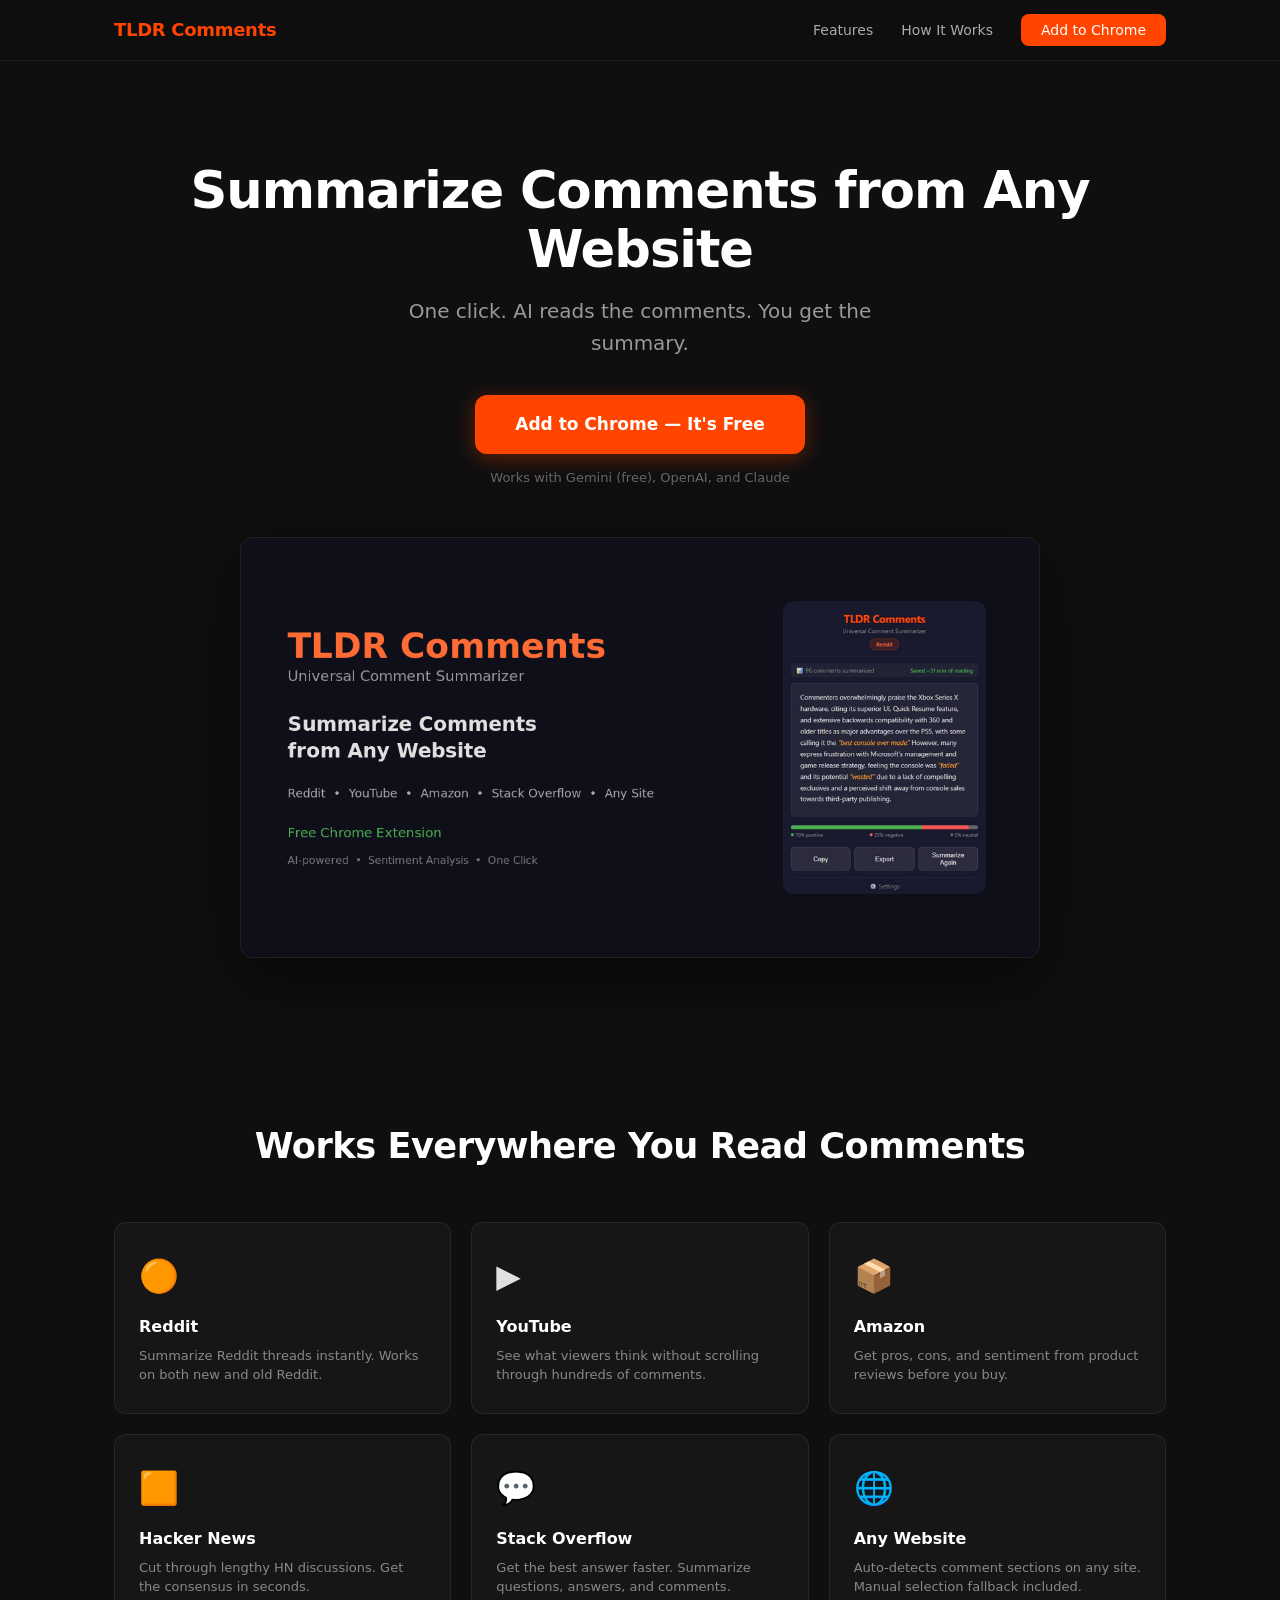
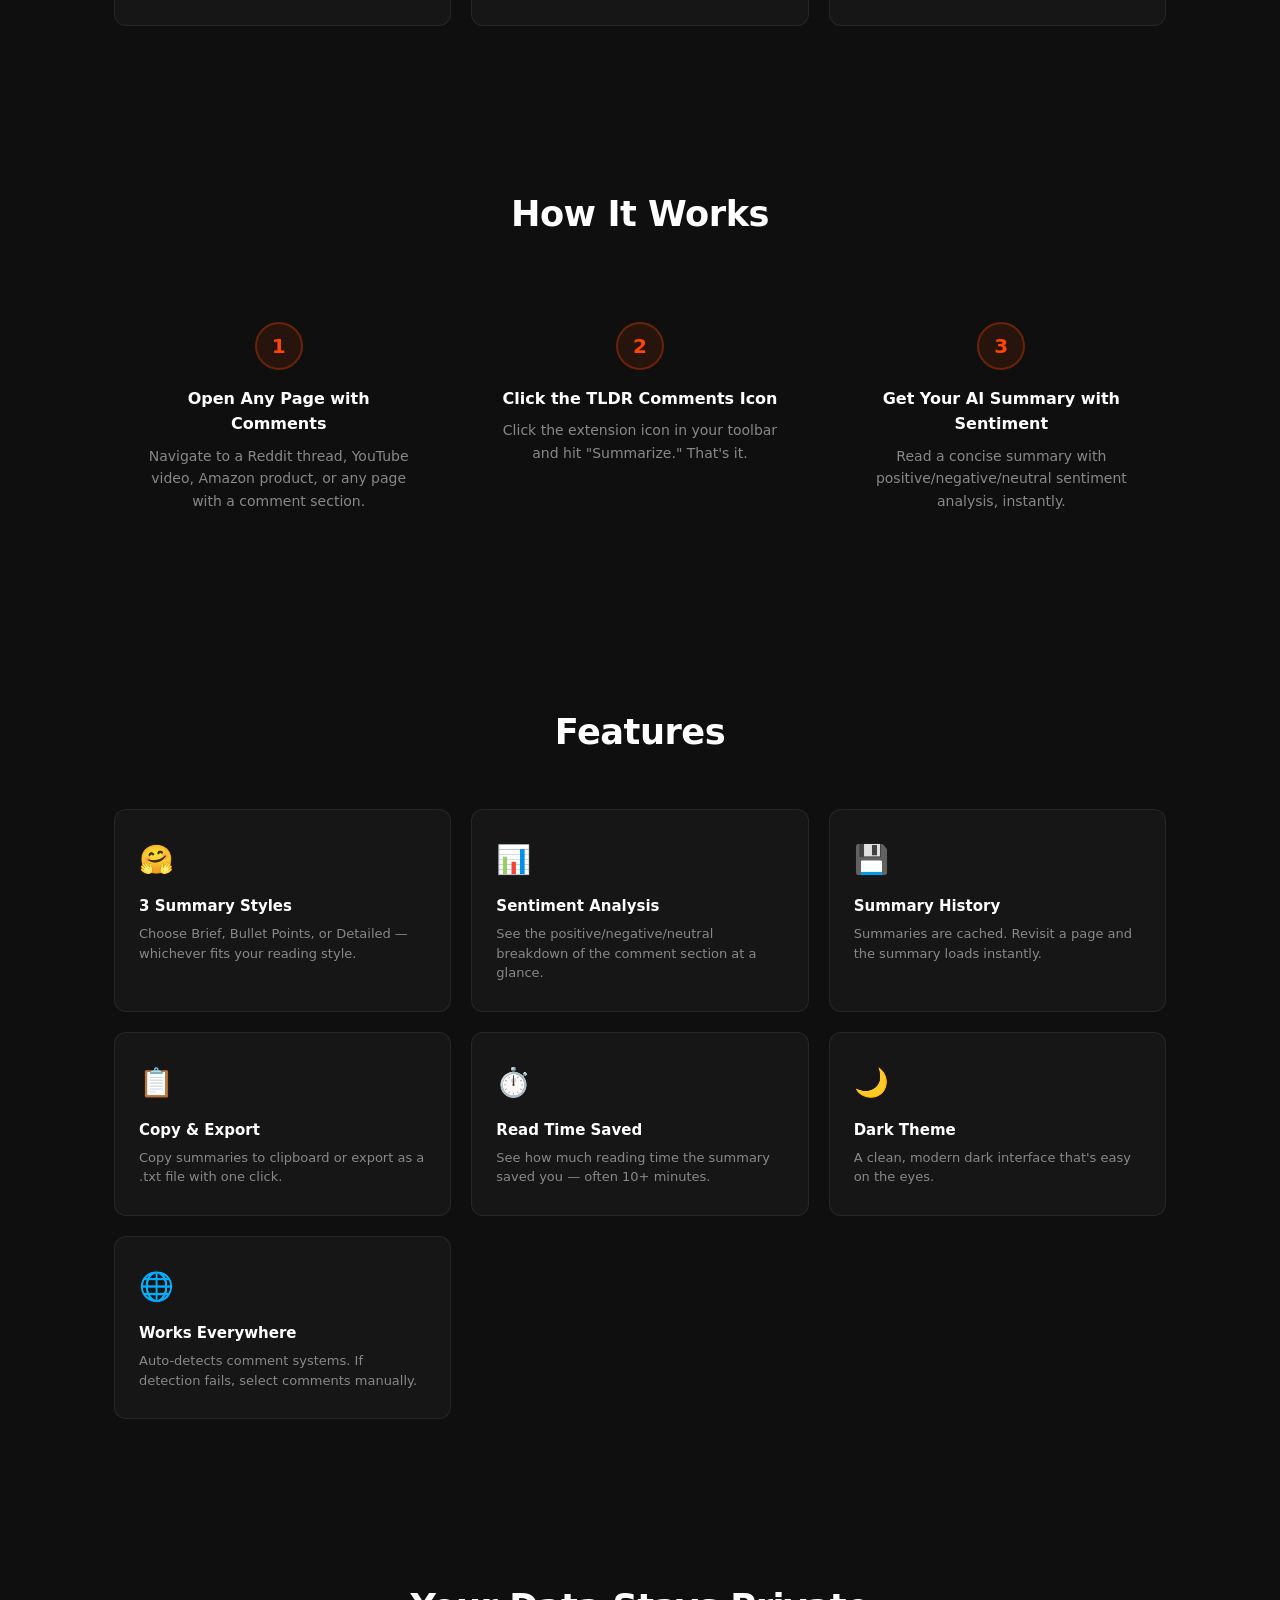
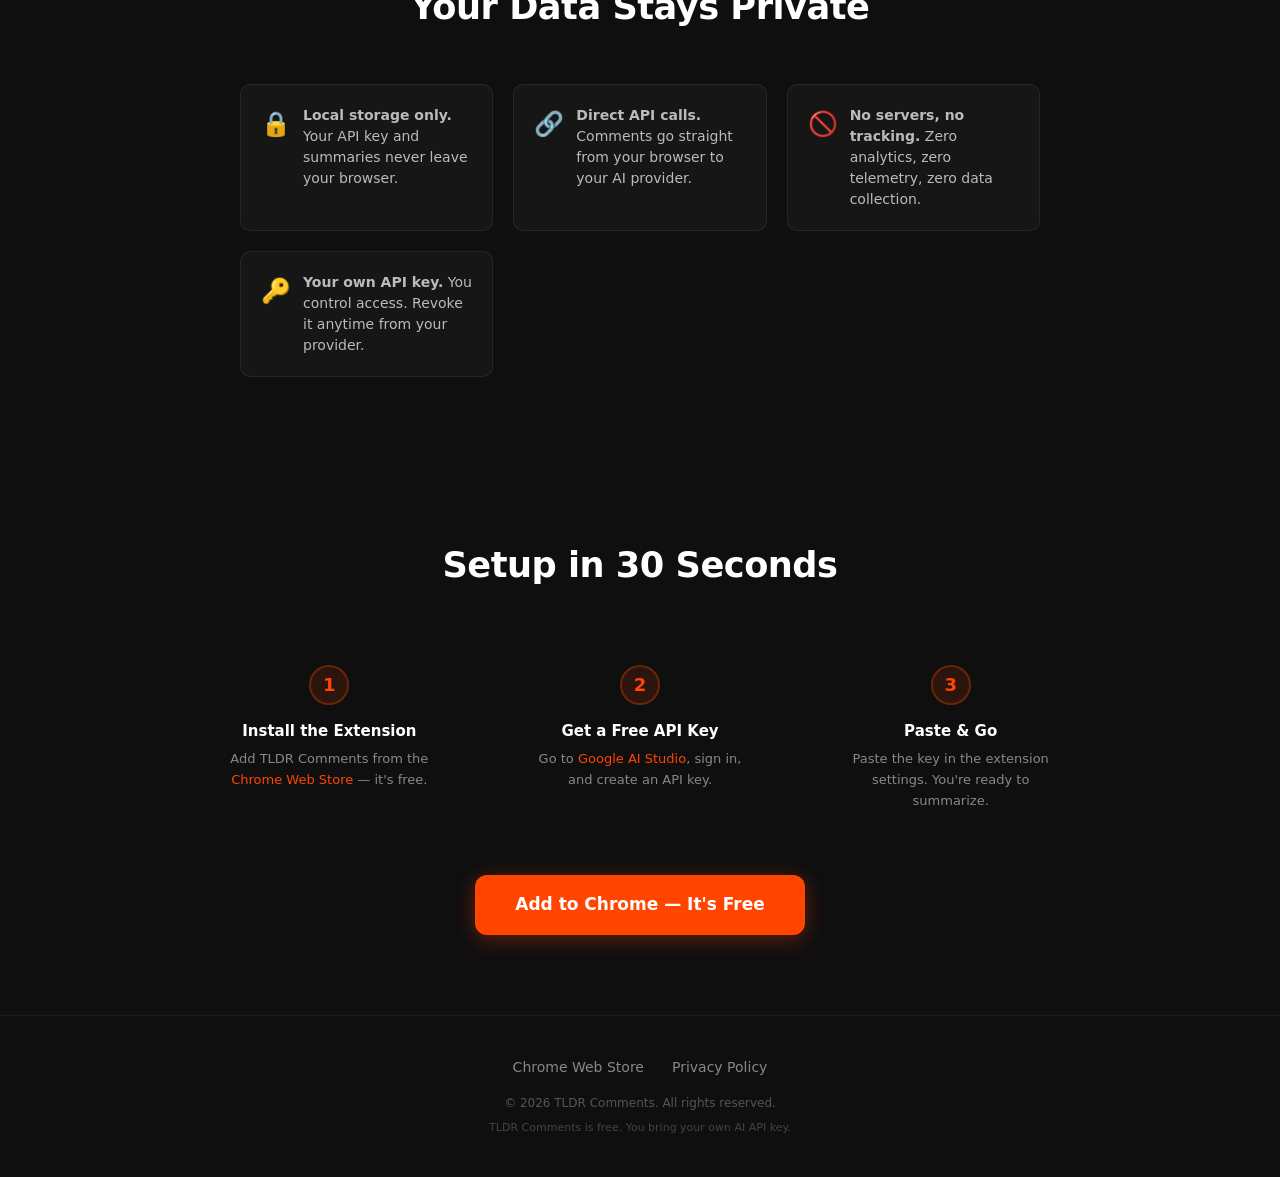
<file: index.html>
<!DOCTYPE html>
<html lang="en">
<head>
  <meta charset="UTF-8">
  <meta name="viewport" content="width=device-width, initial-scale=1.0">
  <title>TLDR Comments &mdash; Summarize Comments from Any Website | Free Chrome Extension</title>
  <meta name="description" content="Summarize comments on Reddit, YouTube, Amazon, Hacker News &amp; more with one click. Free AI-powered Chrome extension with sentiment analysis.">
  <meta name="keywords" content="summarize comments, comment summarizer, summarize reddit comments, summarize youtube comments, summarize amazon reviews, AI comment summary, chrome extension, TLDR comments">
  <link rel="canonical" href="https://shivangchauhan7.github.io/tldr-comments-site/">

  <!-- Open Graph -->
  <meta property="og:title" content="TLDR Comments &mdash; Summarize Comments from Any Website">
  <meta property="og:description" content="One click. AI reads the comments. You get the summary. Free Chrome extension.">
  <meta property="og:type" content="website">
  <meta property="og:url" content="https://shivangchauhan7.github.io/tldr-comments-site/">
  <meta property="og:image" content="https://shivangchauhan7.github.io/tldr-comments-site/images/og-preview.png">

  <!-- Twitter -->
  <meta name="twitter:card" content="summary_large_image">
  <meta name="twitter:title" content="TLDR Comments &mdash; Summarize Comments from Any Website">
  <meta name="twitter:description" content="One click. AI reads the comments. You get the summary. Free Chrome extension.">
  <meta name="twitter:image" content="https://shivangchauhan7.github.io/tldr-comments-site/images/og-preview.png">

  <!-- Schema.org structured data -->
  <script type="application/ld+json">
  {
    "@context": "https://schema.org",
    "@type": "SoftwareApplication",
    "name": "TLDR Comments",
    "operatingSystem": "Chrome",
    "applicationCategory": "BrowserExtension",
    "applicationSubCategory": "Productivity",
    "offers": {
      "@type": "Offer",
      "price": "0",
      "priceCurrency": "USD"
    },
    "description": "Summarize comments from any website &mdash; Reddit, YouTube, Amazon, Hacker News &amp; more. AI-powered comment &amp; review summaries in one click.",
    "url": "https://shivangchauhan7.github.io/tldr-comments-site/",
    "downloadUrl": "https://chromewebstore.google.com/detail/ikfcoefdjljflpjddcknmijljhjjolee",
    "screenshot": "https://shivangchauhan7.github.io/tldr-comments-site/images/screenshot-hero.png",
    "featureList": "AI comment summaries, Sentiment analysis, Reddit comments, YouTube comments, Amazon reviews, Hacker News, Stack Overflow, Summary history, Dark theme",
    "softwareVersion": "2.0.0"
  }
  </script>

  <link rel="stylesheet" href="style.css">
</head>
<body>

  <!-- Navigation -->
  <nav class="nav" role="navigation" aria-label="Main navigation">
    <div class="container">
      <a href="index.html" class="nav-logo">TLDR Comments</a>
      <ul class="nav-links">
        <li><a href="#features">Features</a></li>
        <li><a href="#how-it-works">How It Works</a></li>
        <li><a href="https://chromewebstore.google.com/detail/ikfcoefdjljflpjddcknmijljhjjolee" target="_blank" rel="noopener" class="nav-cta">Add to Chrome</a></li>
      </ul>
    </div>
  </nav>

  <!-- Hero -->
  <section class="hero">
    <div class="container">
      <h1>Summarize Comments from Any Website</h1>
      <p class="subtitle">One click. AI reads the comments. You get the summary.</p>
      <a href="https://chromewebstore.google.com/detail/ikfcoefdjljflpjddcknmijljhjjolee" target="_blank" rel="noopener" class="btn-cta">Add to Chrome &mdash; It's Free</a>
      <p class="cta-note">Works with Gemini (free), OpenAI, and Claude</p>
      <img src="images/og-preview.png" alt="TLDR Comments extension summarizing comments on a website" class="hero-image" width="800" height="500" loading="lazy">
    </div>
  </section>

  <!-- Supported Sites -->
  <section id="sites">
    <div class="container">
      <h2 class="section-title">Works Everywhere You Read Comments</h2>
      <div class="sites-grid">
        <div class="site-card">
          <div class="icon">&#x1F7E0;</div>
          <h3>Reddit</h3>
          <p>Summarize Reddit threads instantly. Works on both new and old Reddit.</p>
        </div>
        <div class="site-card">
          <div class="icon">&#x25B6;&#xFE0F;</div>
          <h3>YouTube</h3>
          <p>See what viewers think without scrolling through hundreds of comments.</p>
        </div>
        <div class="site-card">
          <div class="icon">&#x1F4E6;</div>
          <h3>Amazon</h3>
          <p>Get pros, cons, and sentiment from product reviews before you buy.</p>
        </div>
        <div class="site-card">
          <div class="icon">&#x1F7E7;</div>
          <h3>Hacker News</h3>
          <p>Cut through lengthy HN discussions. Get the consensus in seconds.</p>
        </div>
        <div class="site-card">
          <div class="icon">&#x1F4AC;</div>
          <h3>Stack Overflow</h3>
          <p>Get the best answer faster. Summarize questions, answers, and comments.</p>
        </div>
        <div class="site-card">
          <div class="icon">&#x1F310;</div>
          <h3>Any Website</h3>
          <p>Auto-detects comment sections on any site. Manual selection fallback included.</p>
        </div>
      </div>
    </div>
  </section>

  <!-- How It Works -->
  <section id="how-it-works">
    <div class="container">
      <h2 class="section-title">How It Works</h2>
      <div class="steps">
        <div class="step">
          <div class="step-number">1</div>
          <h3>Open Any Page with Comments</h3>
          <p>Navigate to a Reddit thread, YouTube video, Amazon product, or any page with a comment section.</p>
        </div>
        <div class="step">
          <div class="step-number">2</div>
          <h3>Click the TLDR Comments Icon</h3>
          <p>Click the extension icon in your toolbar and hit &quot;Summarize.&quot; That's it.</p>
        </div>
        <div class="step">
          <div class="step-number">3</div>
          <h3>Get Your AI Summary with Sentiment</h3>
          <p>Read a concise summary with positive/negative/neutral sentiment analysis, instantly.</p>
        </div>
      </div>
    </div>
  </section>

  <!-- Features -->
  <section id="features">
    <div class="container">
      <h2 class="section-title">Features</h2>
      <div class="features-grid">
        <div class="feature-card">
          <div class="icon">&#x1F917;</div>
          <h3>3 Summary Styles</h3>
          <p>Choose Brief, Bullet Points, or Detailed &mdash; whichever fits your reading style.</p>
        </div>
        <div class="feature-card">
          <div class="icon">&#x1F4CA;</div>
          <h3>Sentiment Analysis</h3>
          <p>See the positive/negative/neutral breakdown of the comment section at a glance.</p>
        </div>
        <div class="feature-card">
          <div class="icon">&#x1F4BE;</div>
          <h3>Summary History</h3>
          <p>Summaries are cached. Revisit a page and the summary loads instantly.</p>
        </div>
        <div class="feature-card">
          <div class="icon">&#x1F4CB;</div>
          <h3>Copy &amp; Export</h3>
          <p>Copy summaries to clipboard or export as a .txt file with one click.</p>
        </div>
        <div class="feature-card">
          <div class="icon">&#x23F1;&#xFE0F;</div>
          <h3>Read Time Saved</h3>
          <p>See how much reading time the summary saved you &mdash; often 10+ minutes.</p>
        </div>
        <div class="feature-card">
          <div class="icon">&#x1F319;</div>
          <h3>Dark Theme</h3>
          <p>A clean, modern dark interface that's easy on the eyes.</p>
        </div>
        <div class="feature-card">
          <div class="icon">&#x1F310;</div>
          <h3>Works Everywhere</h3>
          <p>Auto-detects comment systems. If detection fails, select comments manually.</p>
        </div>
      </div>
    </div>
  </section>

  <!-- Privacy -->
  <section id="privacy">
    <div class="container">
      <h2 class="section-title">Your Data Stays Private</h2>
      <div class="privacy-points">
        <div class="privacy-point">
          <div class="icon">&#x1F512;</div>
          <p><strong>Local storage only.</strong> Your API key and summaries never leave your browser.</p>
        </div>
        <div class="privacy-point">
          <div class="icon">&#x1F517;</div>
          <p><strong>Direct API calls.</strong> Comments go straight from your browser to your AI provider.</p>
        </div>
        <div class="privacy-point">
          <div class="icon">&#x1F6AB;</div>
          <p><strong>No servers, no tracking.</strong> Zero analytics, zero telemetry, zero data collection.</p>
        </div>
        <div class="privacy-point">
          <div class="icon">&#x1F511;</div>
          <p><strong>Your own API key.</strong> You control access. Revoke it anytime from your provider.</p>
        </div>
      </div>
    </div>
  </section>

  <!-- Setup -->
  <section id="setup">
    <div class="container">
      <h2 class="section-title">Setup in 30 Seconds</h2>
      <div class="setup-steps">
        <div class="setup-step">
          <div class="step-num">1</div>
          <h3>Install the Extension</h3>
          <p>Add TLDR Comments from the <a href="https://chromewebstore.google.com/detail/ikfcoefdjljflpjddcknmijljhjjolee" target="_blank" rel="noopener">Chrome Web Store</a> &mdash; it's free.</p>
        </div>
        <div class="setup-step">
          <div class="step-num">2</div>
          <h3>Get a Free API Key</h3>
          <p>Go to <a href="https://ai.google.dev" target="_blank" rel="noopener">Google AI Studio</a>, sign in, and create an API key.</p>
        </div>
        <div class="setup-step">
          <div class="step-num">3</div>
          <h3>Paste &amp; Go</h3>
          <p>Paste the key in the extension settings. You're ready to summarize.</p>
        </div>
      </div>
      <div style="text-align: center; margin-top: 40px;">
        <a href="https://chromewebstore.google.com/detail/ikfcoefdjljflpjddcknmijljhjjolee" target="_blank" rel="noopener" class="btn-cta">Add to Chrome &mdash; It's Free</a>
      </div>
    </div>
  </section>

  <!-- Footer -->
  <footer class="footer">
    <div class="container">
      <div class="footer-links">
        <a href="https://chromewebstore.google.com/detail/ikfcoefdjljflpjddcknmijljhjjolee" target="_blank" rel="noopener">Chrome Web Store</a>
        <a href="privacy.html">Privacy Policy</a>
      </div>
      <p class="copyright">&copy; 2026 TLDR Comments. All rights reserved.</p>
      <p class="footer-note">TLDR Comments is free. You bring your own AI API key.</p>
    </div>
  </footer>

</body>
</html>
</file>
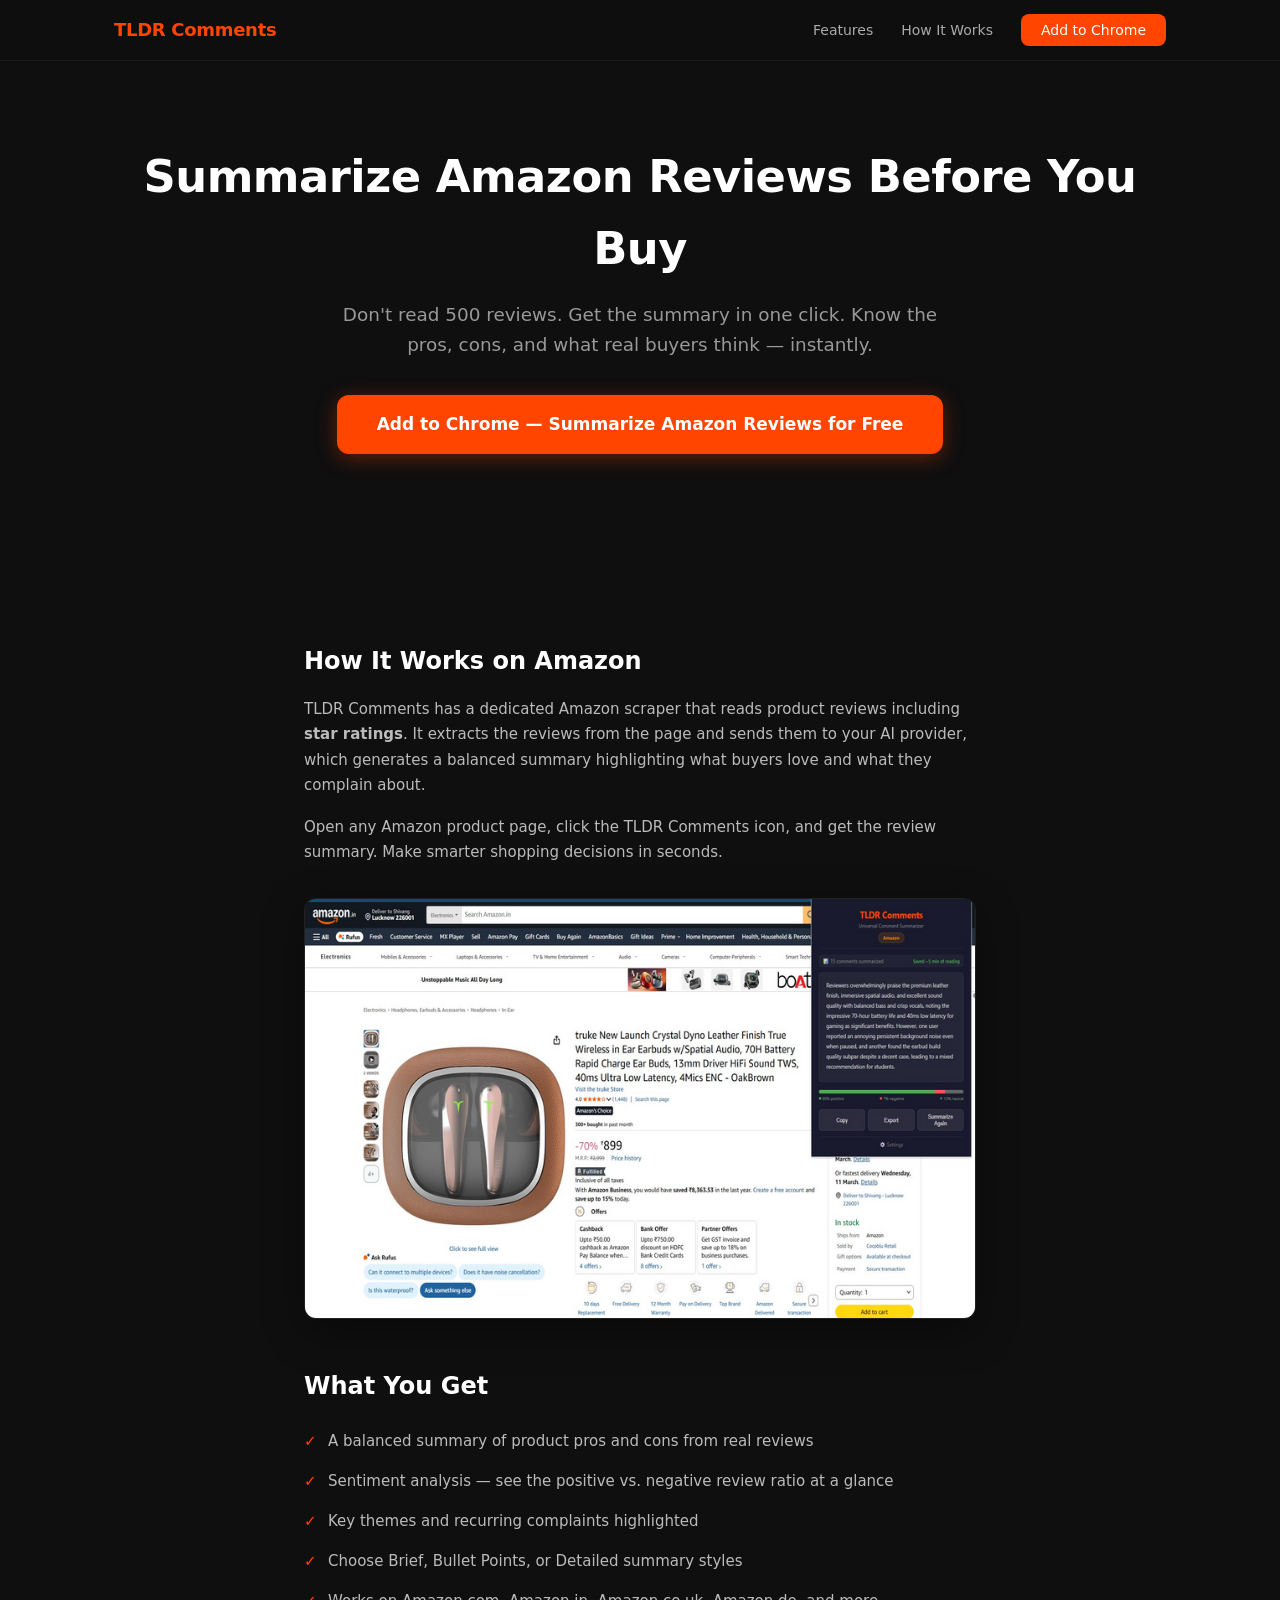
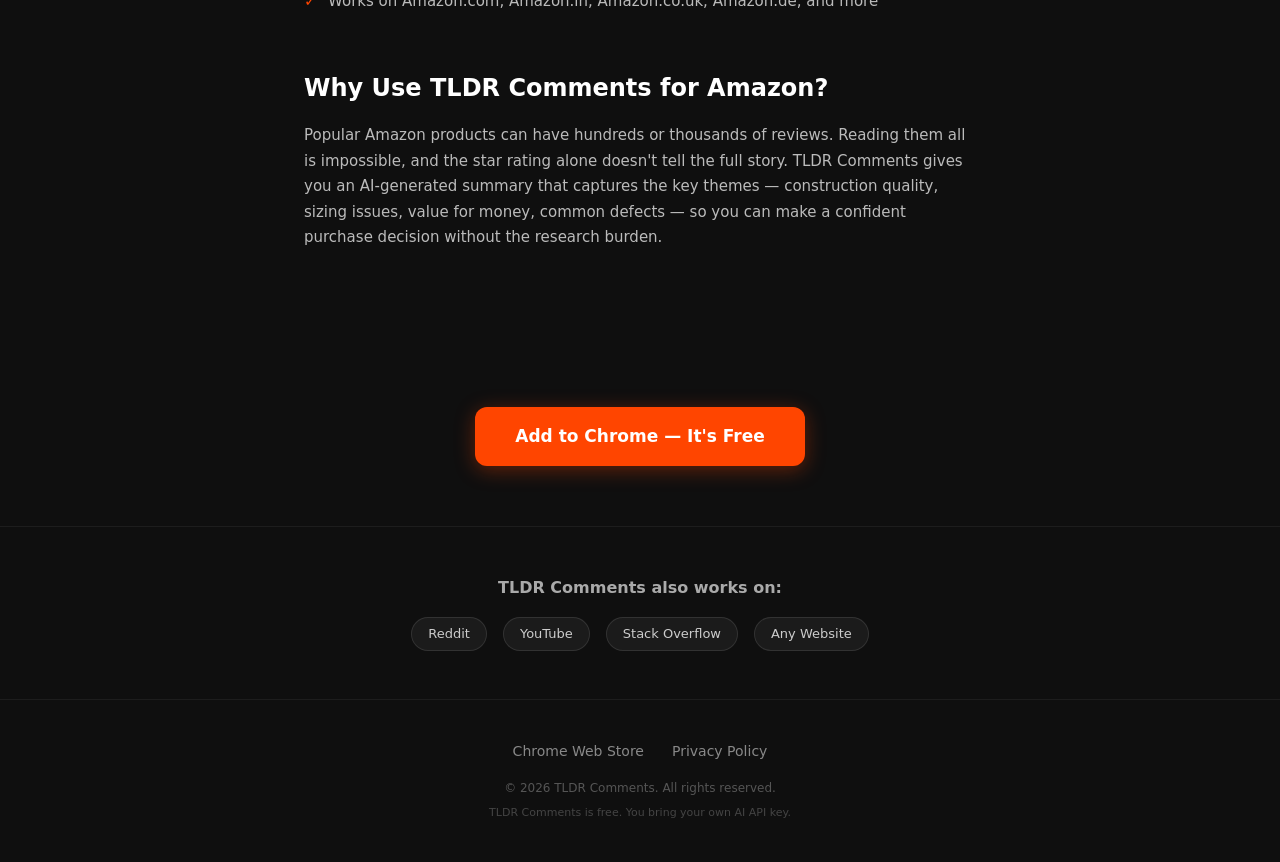
<file: amazon.html>
<!DOCTYPE html>
<html lang="en">
<head>
  <meta charset="UTF-8">
  <meta name="viewport" content="width=device-width, initial-scale=1.0">
  <title>Summarize Amazon Reviews &mdash; TLDR Comments Chrome Extension</title>
  <meta name="description" content="Summarize Amazon product reviews instantly with AI. Get pros, cons, and sentiment analysis before you buy. Free Chrome extension.">
  <link rel="canonical" href="https://shivangchauhan7.github.io/tldr-comments-site/amazon.html">

  <!-- Open Graph -->
  <meta property="og:title" content="Summarize Amazon Reviews &mdash; TLDR Comments">
  <meta property="og:description" content="Summarize Amazon product reviews instantly with AI. Get pros, cons, and sentiment analysis before you buy.">
  <meta property="og:type" content="website">
  <meta property="og:url" content="https://shivangchauhan7.github.io/tldr-comments-site/amazon.html">
  <meta property="og:image" content="https://shivangchauhan7.github.io/tldr-comments-site/images/og-preview.png">

  <!-- Twitter -->
  <meta name="twitter:card" content="summary_large_image">
  <meta name="twitter:title" content="Summarize Amazon Reviews &mdash; TLDR Comments">
  <meta name="twitter:description" content="Summarize Amazon product reviews instantly with AI. Get pros, cons, and sentiment analysis before you buy.">
  <meta name="twitter:image" content="https://shivangchauhan7.github.io/tldr-comments-site/images/og-preview.png">

  <link rel="stylesheet" href="style.css">
</head>
<body>

  <!-- Navigation -->
  <nav class="nav" role="navigation" aria-label="Main navigation">
    <div class="container">
      <a href="index.html" class="nav-logo">TLDR Comments</a>
      <ul class="nav-links">
        <li><a href="index.html#features">Features</a></li>
        <li><a href="index.html#how-it-works">How It Works</a></li>
        <li><a href="https://chromewebstore.google.com/detail/ikfcoefdjljflpjddcknmijljhjjolee" target="_blank" rel="noopener" class="nav-cta">Add to Chrome</a></li>
      </ul>
    </div>
  </nav>

  <!-- Hero -->
  <section class="platform-hero">
    <div class="container">
      <h1>Summarize Amazon Reviews Before You Buy</h1>
      <p class="lead">Don't read 500 reviews. Get the summary in one click. Know the pros, cons, and what real buyers think &mdash; instantly.</p>
      <a href="https://chromewebstore.google.com/detail/ikfcoefdjljflpjddcknmijljhjjolee" target="_blank" rel="noopener" class="btn-cta">Add to Chrome &mdash; Summarize Amazon Reviews for Free</a>
    </div>
  </section>

  <!-- Content -->
  <section>
    <div class="container platform-content">
      <h2>How It Works on Amazon</h2>
      <p>TLDR Comments has a dedicated Amazon scraper that reads product reviews including <strong>star ratings</strong>. It extracts the reviews from the page and sends them to your AI provider, which generates a balanced summary highlighting what buyers love and what they complain about.</p>
      <p>Open any Amazon product page, click the TLDR Comments icon, and get the review summary. Make smarter shopping decisions in seconds.</p>
      <img src="images/screenshot-amazon.png" alt="TLDR Comments summarizing Amazon product reviews" class="platform-screenshot" width="800" height="500" loading="lazy">

      <h2>What You Get</h2>
      <ul>
        <li>A balanced summary of product pros and cons from real reviews</li>
        <li>Sentiment analysis &mdash; see the positive vs. negative review ratio at a glance</li>
        <li>Key themes and recurring complaints highlighted</li>
        <li>Choose Brief, Bullet Points, or Detailed summary styles</li>
        <li>Works on Amazon.com, Amazon.in, Amazon.co.uk, Amazon.de, and more</li>
      </ul>

      <h2>Why Use TLDR Comments for Amazon?</h2>
      <p>Popular Amazon products can have hundreds or thousands of reviews. Reading them all is impossible, and the star rating alone doesn't tell the full story. TLDR Comments gives you an AI-generated summary that captures the key themes &mdash; construction quality, sizing issues, value for money, common defects &mdash; so you can make a confident purchase decision without the research burden.</p>
    </div>
  </section>

  <!-- CTA -->
  <section class="cta-section">
    <div class="container">
      <a href="https://chromewebstore.google.com/detail/ikfcoefdjljflpjddcknmijljhjjolee" target="_blank" rel="noopener" class="btn-cta">Add to Chrome &mdash; It's Free</a>
    </div>
  </section>

  <!-- Also Works On -->
  <section class="also-works">
    <div class="container">
      <h3>TLDR Comments also works on:</h3>
      <div class="also-works-links">
        <a href="reddit.html">Reddit</a>
        <a href="youtube.html">YouTube</a>
        <a href="index.html#sites">Stack Overflow</a>
        <a href="index.html#sites">Any Website</a>
      </div>
    </div>
  </section>

  <!-- Footer -->
  <footer class="footer">
    <div class="container">
      <div class="footer-links">
        <a href="https://chromewebstore.google.com/detail/ikfcoefdjljflpjddcknmijljhjjolee" target="_blank" rel="noopener">Chrome Web Store</a>
        <a href="privacy.html">Privacy Policy</a>
      </div>
      <p class="copyright">&copy; 2026 TLDR Comments. All rights reserved.</p>
      <p class="footer-note">TLDR Comments is free. You bring your own AI API key.</p>
    </div>
  </footer>

</body>
</html>
</file>
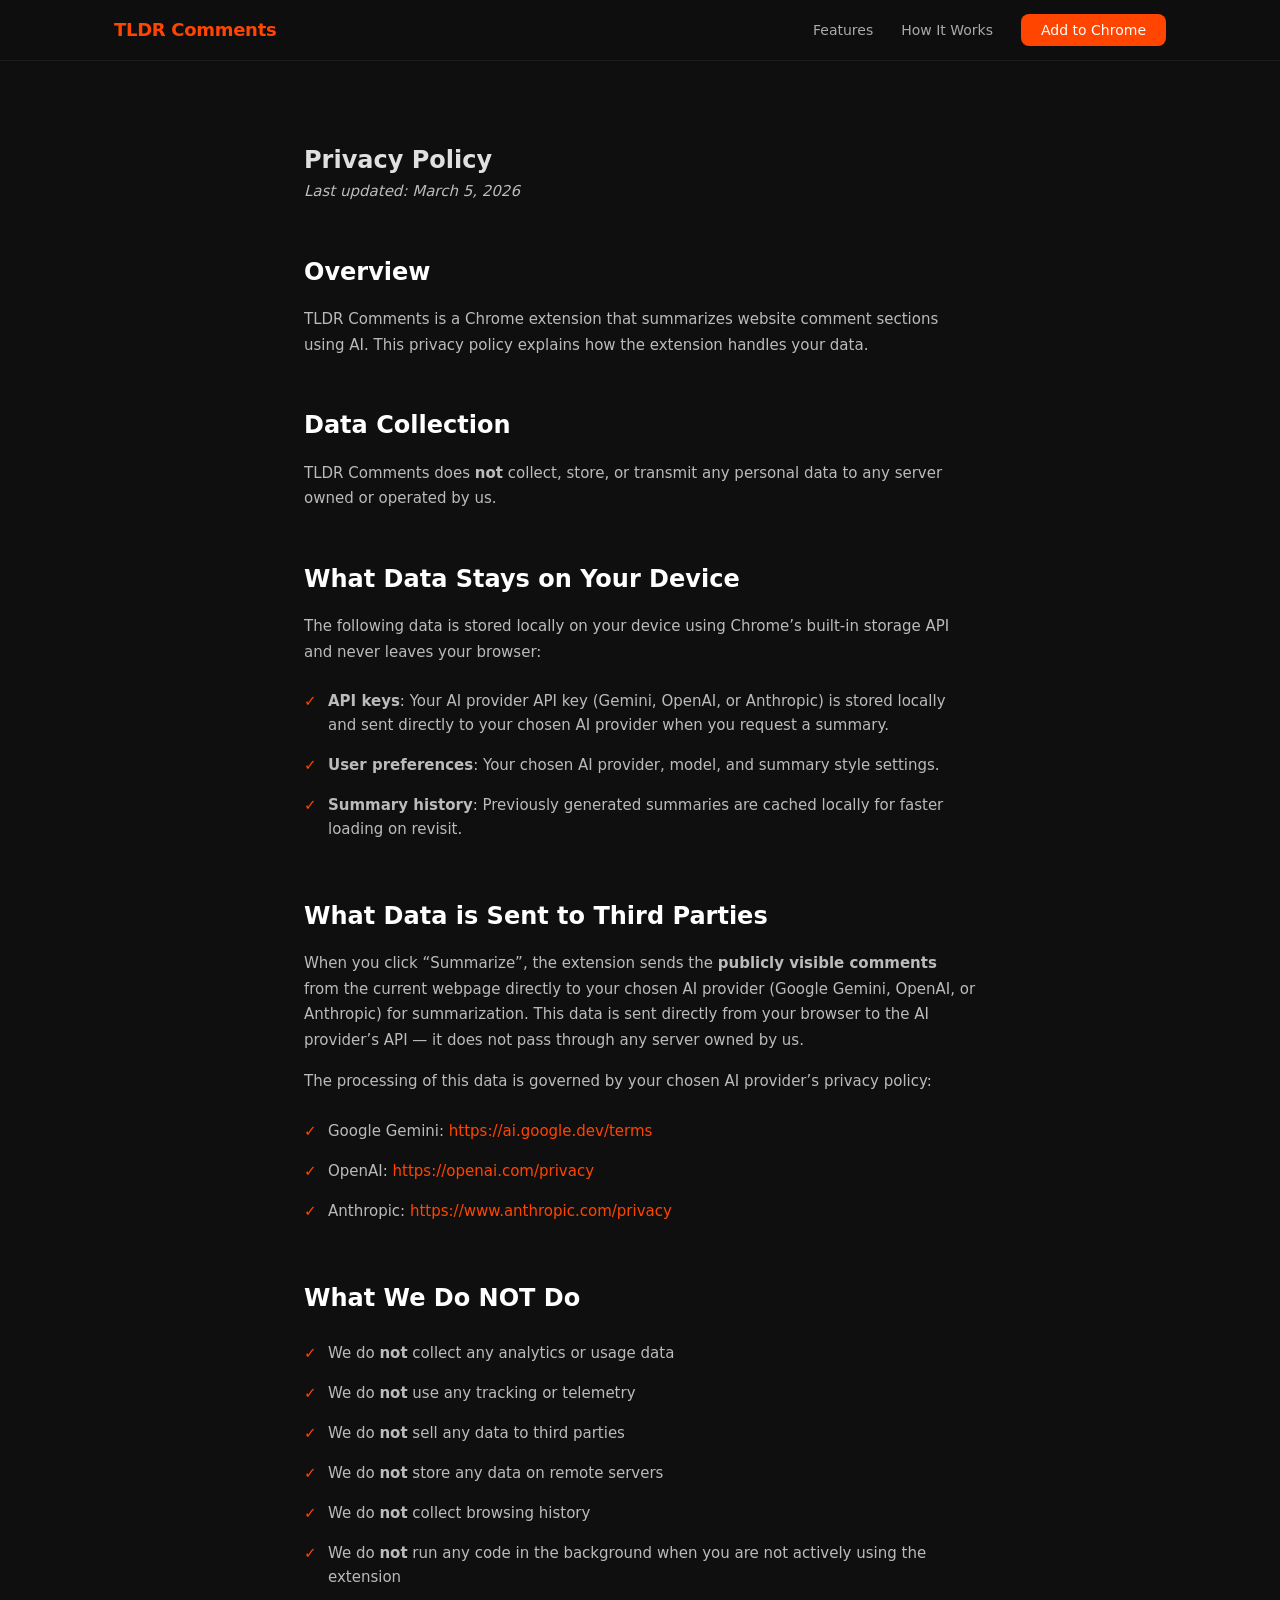
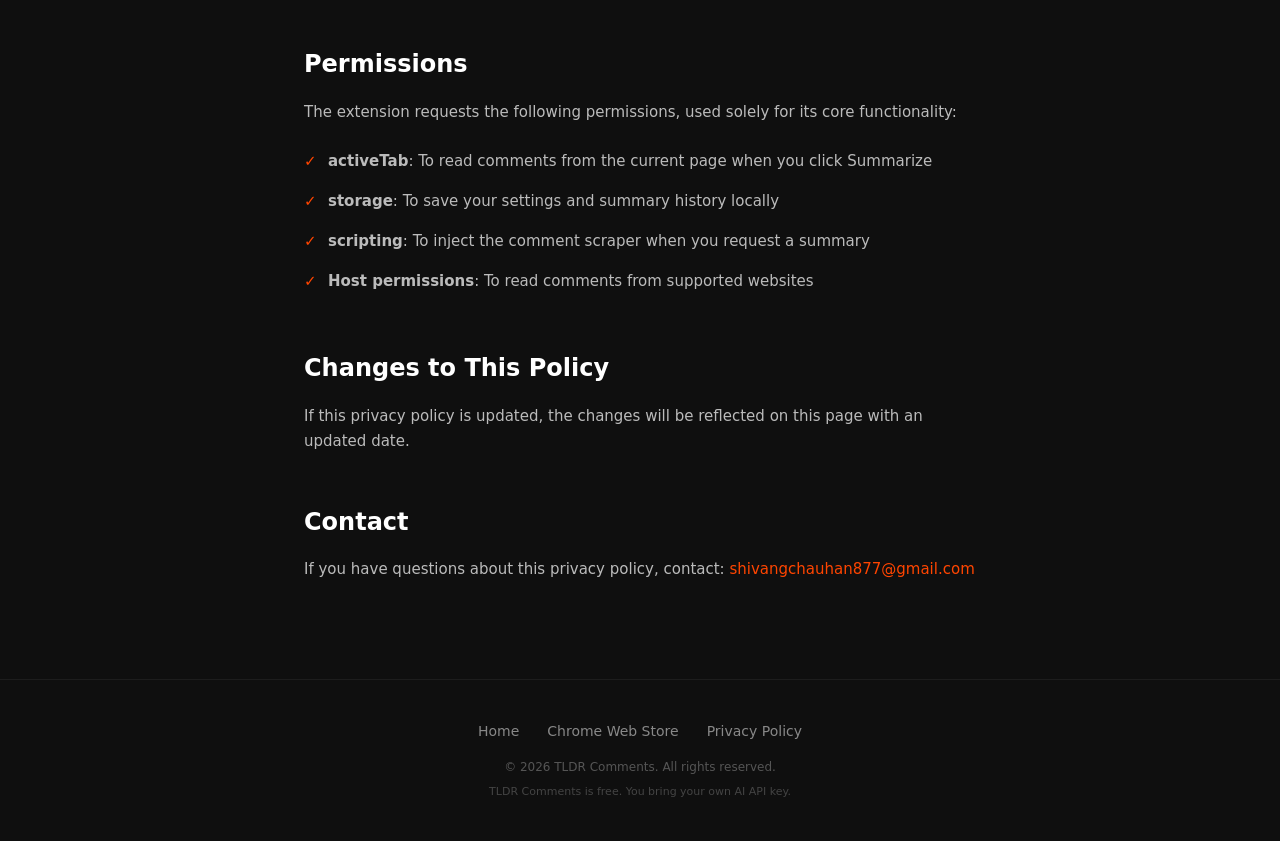
<file: privacy.html>
<!DOCTYPE html>
<html lang="en">
<head>
  <meta charset="UTF-8">
  <meta name="viewport" content="width=device-width, initial-scale=1.0">
  <title>Privacy Policy &mdash; TLDR Comments</title>
  <meta name="description" content="TLDR Comments privacy policy. Your data stays on your device. No tracking, no analytics, no third-party servers.">
  <link rel="canonical" href="https://shivangchauhan7.github.io/tldr-comments-site/privacy.html">

  <!-- Open Graph -->
  <meta property="og:title" content="Privacy Policy &mdash; TLDR Comments">
  <meta property="og:description" content="TLDR Comments privacy policy. Your data stays on your device. No tracking, no analytics, no third-party servers.">
  <meta property="og:type" content="website">
  <meta property="og:url" content="https://shivangchauhan7.github.io/tldr-comments-site/privacy.html">
  <meta property="og:image" content="https://shivangchauhan7.github.io/tldr-comments-site/images/og-preview.png">

  <!-- Twitter -->
  <meta name="twitter:card" content="summary_large_image">
  <meta name="twitter:title" content="Privacy Policy &mdash; TLDR Comments">
  <meta name="twitter:description" content="TLDR Comments privacy policy. Your data stays on your device. No tracking, no analytics, no third-party servers.">
  <meta name="twitter:image" content="https://shivangchauhan7.github.io/tldr-comments-site/images/og-preview.png">

  <link rel="stylesheet" href="style.css">
</head>
<body>

  <!-- Navigation -->
  <nav class="nav" role="navigation" aria-label="Main navigation">
    <div class="container">
      <a href="index.html" class="nav-logo">TLDR Comments</a>
      <ul class="nav-links">
        <li><a href="index.html#features">Features</a></li>
        <li><a href="index.html#how-it-works">How It Works</a></li>
        <li><a href="https://chromewebstore.google.com/detail/ikfcoefdjljflpjddcknmijljhjjolee" target="_blank" rel="noopener" class="nav-cta">Add to Chrome</a></li>
      </ul>
    </div>
  </nav>

  <!-- Privacy Policy Content -->
  <section>
    <div class="container platform-content">
      <h1>Privacy Policy</h1>
      <p><em>Last updated: March 5, 2026</em></p>

      <h2>Overview</h2>
      <p>TLDR Comments is a Chrome extension that summarizes website comment sections using AI. This privacy policy explains how the extension handles your data.</p>

      <h2>Data Collection</h2>
      <p>TLDR Comments does <strong>not</strong> collect, store, or transmit any personal data to any server owned or operated by us.</p>

      <h2>What Data Stays on Your Device</h2>
      <p>The following data is stored locally on your device using Chrome&rsquo;s built-in storage API and never leaves your browser:</p>
      <ul>
        <li><strong>API keys</strong>: Your AI provider API key (Gemini, OpenAI, or Anthropic) is stored locally and sent directly to your chosen AI provider when you request a summary.</li>
        <li><strong>User preferences</strong>: Your chosen AI provider, model, and summary style settings.</li>
        <li><strong>Summary history</strong>: Previously generated summaries are cached locally for faster loading on revisit.</li>
      </ul>

      <h2>What Data is Sent to Third Parties</h2>
      <p>When you click &ldquo;Summarize&rdquo;, the extension sends the <strong>publicly visible comments</strong> from the current webpage directly to your chosen AI provider (Google Gemini, OpenAI, or Anthropic) for summarization. This data is sent directly from your browser to the AI provider&rsquo;s API &mdash; it does not pass through any server owned by us.</p>
      <p>The processing of this data is governed by your chosen AI provider&rsquo;s privacy policy:</p>
      <ul>
        <li>Google Gemini: <a href="https://ai.google.dev/terms" target="_blank" rel="noopener">https://ai.google.dev/terms</a></li>
        <li>OpenAI: <a href="https://openai.com/privacy" target="_blank" rel="noopener">https://openai.com/privacy</a></li>
        <li>Anthropic: <a href="https://www.anthropic.com/privacy" target="_blank" rel="noopener">https://www.anthropic.com/privacy</a></li>
      </ul>

      <h2>What We Do NOT Do</h2>
      <ul>
        <li>We do <strong>not</strong> collect any analytics or usage data</li>
        <li>We do <strong>not</strong> use any tracking or telemetry</li>
        <li>We do <strong>not</strong> sell any data to third parties</li>
        <li>We do <strong>not</strong> store any data on remote servers</li>
        <li>We do <strong>not</strong> collect browsing history</li>
        <li>We do <strong>not</strong> run any code in the background when you are not actively using the extension</li>
      </ul>

      <h2>Permissions</h2>
      <p>The extension requests the following permissions, used solely for its core functionality:</p>
      <ul>
        <li><strong>activeTab</strong>: To read comments from the current page when you click Summarize</li>
        <li><strong>storage</strong>: To save your settings and summary history locally</li>
        <li><strong>scripting</strong>: To inject the comment scraper when you request a summary</li>
        <li><strong>Host permissions</strong>: To read comments from supported websites</li>
      </ul>

      <h2>Changes to This Policy</h2>
      <p>If this privacy policy is updated, the changes will be reflected on this page with an updated date.</p>

      <h2>Contact</h2>
      <p>If you have questions about this privacy policy, contact: <a href="mailto:shivangchauhan877@gmail.com">shivangchauhan877@gmail.com</a></p>
    </div>
  </section>

  <!-- Footer -->
  <footer class="footer">
    <div class="container">
      <div class="footer-links">
        <a href="index.html">Home</a>
        <a href="https://chromewebstore.google.com/detail/ikfcoefdjljflpjddcknmijljhjjolee" target="_blank" rel="noopener">Chrome Web Store</a>
        <a href="privacy.html">Privacy Policy</a>
      </div>
      <p class="copyright">&copy; 2026 TLDR Comments. All rights reserved.</p>
      <p class="footer-note">TLDR Comments is free. You bring your own AI API key.</p>
    </div>
  </footer>

</body>
</html>
</file>
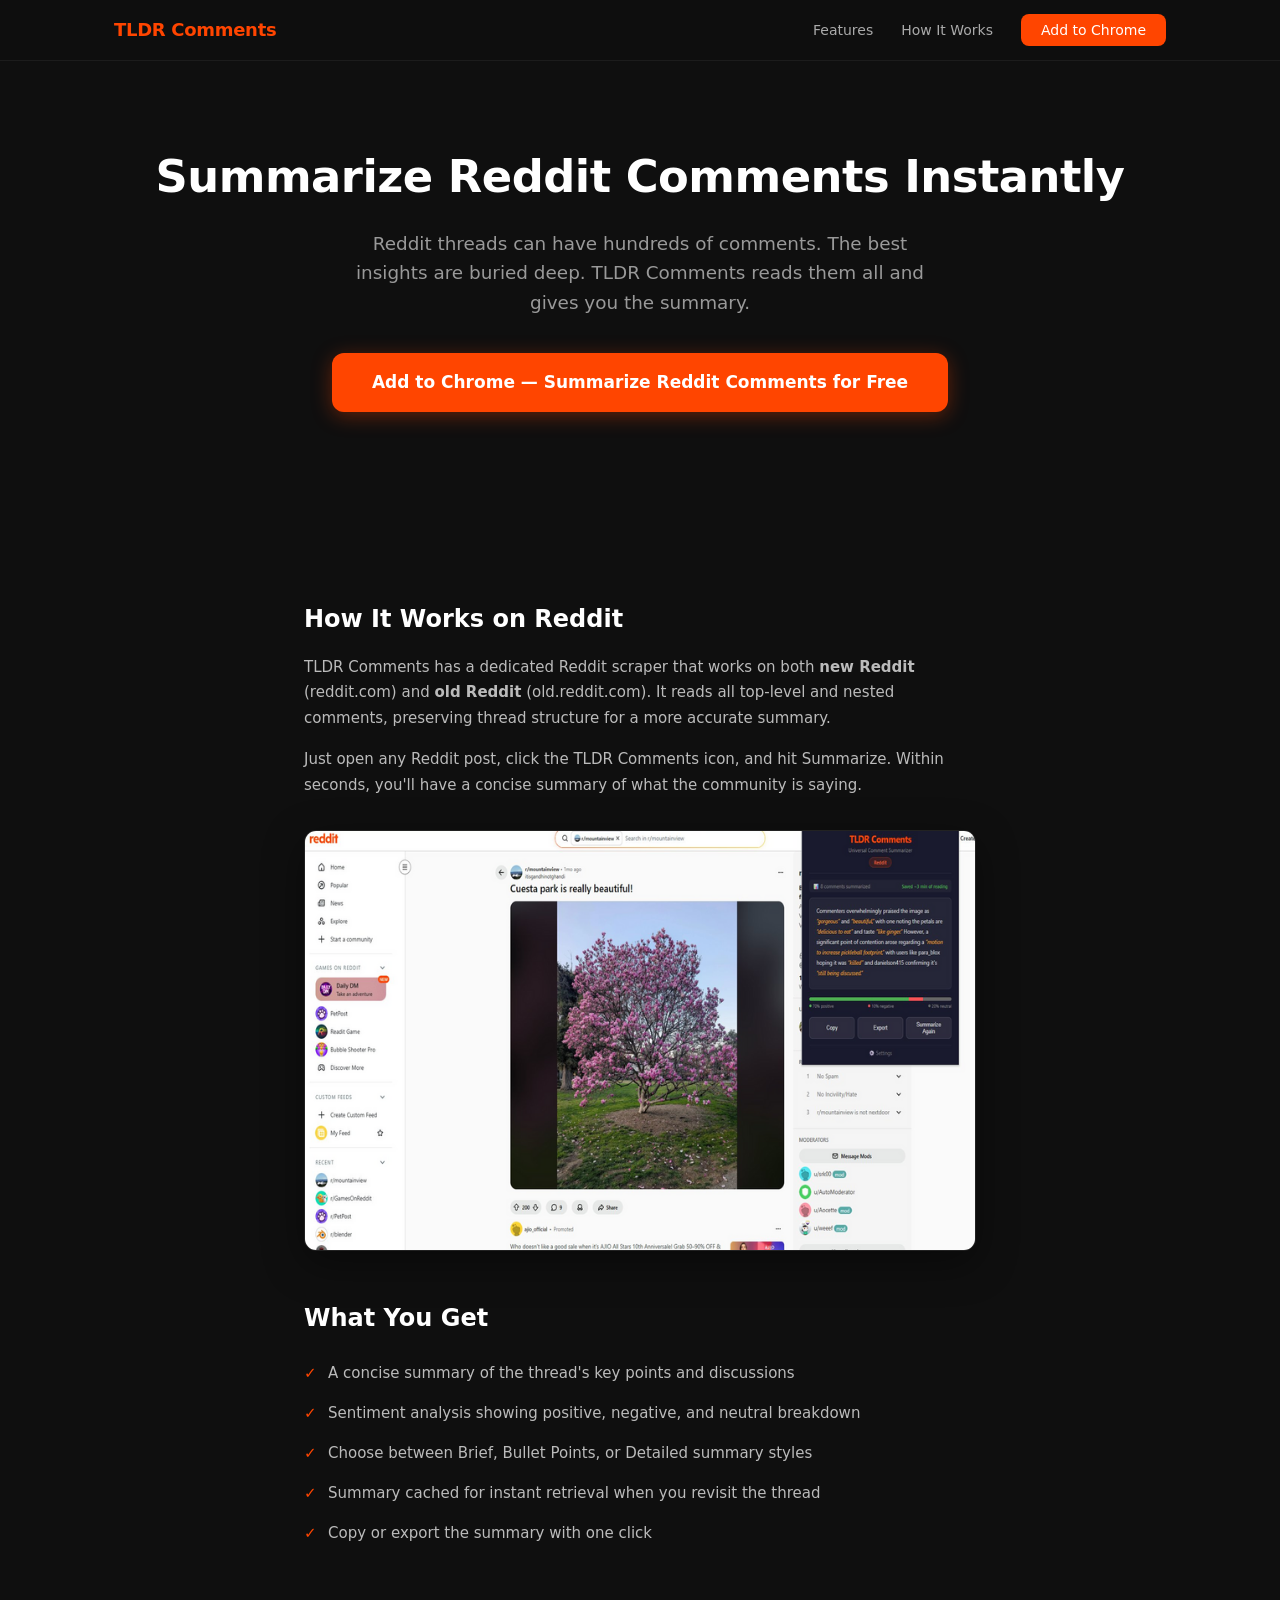
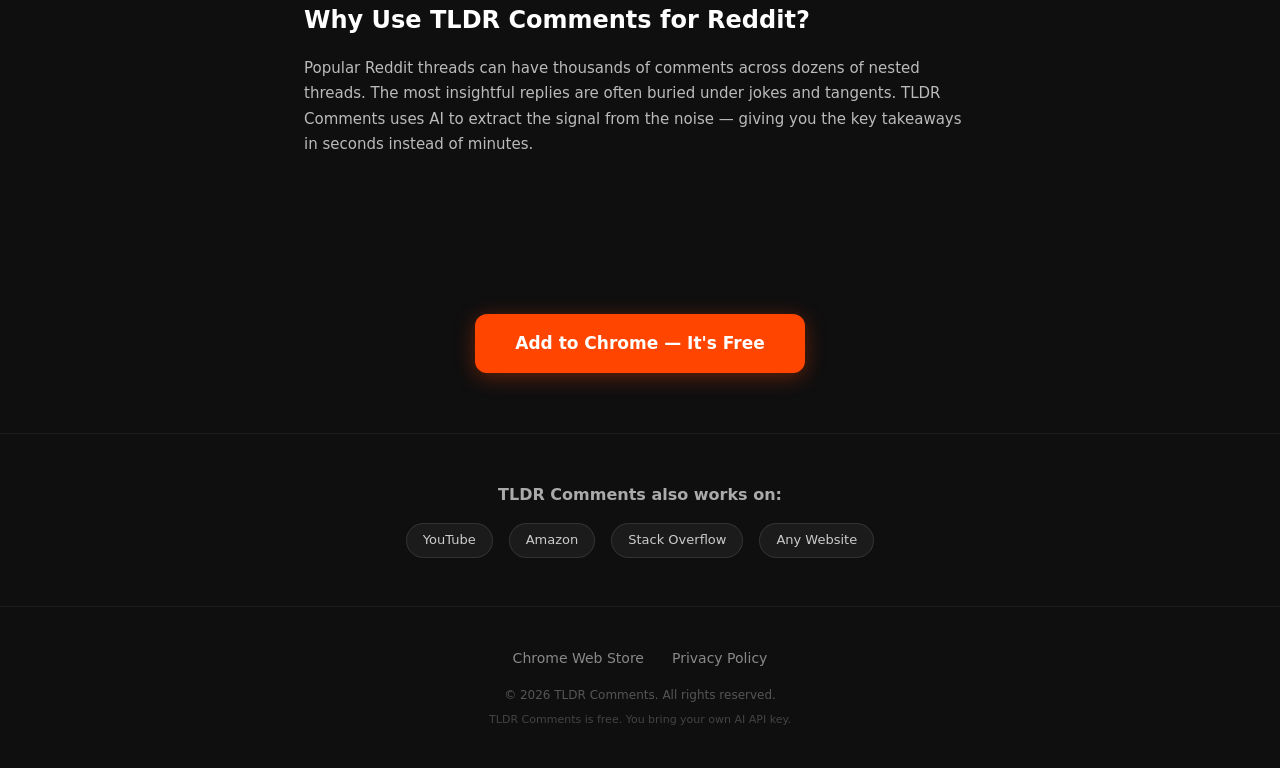
<file: reddit.html>
<!DOCTYPE html>
<html lang="en">
<head>
  <meta charset="UTF-8">
  <meta name="viewport" content="width=device-width, initial-scale=1.0">
  <title>Summarize Reddit Comments &mdash; TLDR Comments Chrome Extension</title>
  <meta name="description" content="Summarize Reddit comments and threads instantly with AI. Works on new and old Reddit. Free Chrome extension with sentiment analysis.">
  <link rel="canonical" href="https://shivangchauhan7.github.io/tldr-comments-site/reddit.html">

  <!-- Open Graph -->
  <meta property="og:title" content="Summarize Reddit Comments &mdash; TLDR Comments">
  <meta property="og:description" content="Summarize Reddit comments and threads instantly with AI. Works on new and old Reddit. Free Chrome extension.">
  <meta property="og:type" content="website">
  <meta property="og:url" content="https://shivangchauhan7.github.io/tldr-comments-site/reddit.html">
  <meta property="og:image" content="https://shivangchauhan7.github.io/tldr-comments-site/images/og-preview.png">

  <!-- Twitter -->
  <meta name="twitter:card" content="summary_large_image">
  <meta name="twitter:title" content="Summarize Reddit Comments &mdash; TLDR Comments">
  <meta name="twitter:description" content="Summarize Reddit comments and threads instantly with AI. Works on new and old Reddit. Free Chrome extension.">
  <meta name="twitter:image" content="https://shivangchauhan7.github.io/tldr-comments-site/images/og-preview.png">

  <link rel="stylesheet" href="style.css">
</head>
<body>

  <!-- Navigation -->
  <nav class="nav" role="navigation" aria-label="Main navigation">
    <div class="container">
      <a href="index.html" class="nav-logo">TLDR Comments</a>
      <ul class="nav-links">
        <li><a href="index.html#features">Features</a></li>
        <li><a href="index.html#how-it-works">How It Works</a></li>
        <li><a href="https://chromewebstore.google.com/detail/ikfcoefdjljflpjddcknmijljhjjolee" target="_blank" rel="noopener" class="nav-cta">Add to Chrome</a></li>
      </ul>
    </div>
  </nav>

  <!-- Hero -->
  <section class="platform-hero">
    <div class="container">
      <h1>Summarize Reddit Comments Instantly</h1>
      <p class="lead">Reddit threads can have hundreds of comments. The best insights are buried deep. TLDR Comments reads them all and gives you the summary.</p>
      <a href="https://chromewebstore.google.com/detail/ikfcoefdjljflpjddcknmijljhjjolee" target="_blank" rel="noopener" class="btn-cta">Add to Chrome &mdash; Summarize Reddit Comments for Free</a>
    </div>
  </section>

  <!-- Content -->
  <section>
    <div class="container platform-content">
      <h2>How It Works on Reddit</h2>
      <p>TLDR Comments has a dedicated Reddit scraper that works on both <strong>new Reddit</strong> (reddit.com) and <strong>old Reddit</strong> (old.reddit.com). It reads all top-level and nested comments, preserving thread structure for a more accurate summary.</p>
      <p>Just open any Reddit post, click the TLDR Comments icon, and hit Summarize. Within seconds, you'll have a concise summary of what the community is saying.</p>
      <img src="images/screenshot-reddit.png" alt="TLDR Comments summarizing a Reddit thread" class="platform-screenshot" width="800" height="500" loading="lazy">

      <h2>What You Get</h2>
      <ul>
        <li>A concise summary of the thread's key points and discussions</li>
        <li>Sentiment analysis showing positive, negative, and neutral breakdown</li>
        <li>Choose between Brief, Bullet Points, or Detailed summary styles</li>
        <li>Summary cached for instant retrieval when you revisit the thread</li>
        <li>Copy or export the summary with one click</li>
      </ul>

      <h2>Why Use TLDR Comments for Reddit?</h2>
      <p>Popular Reddit threads can have thousands of comments across dozens of nested threads. The most insightful replies are often buried under jokes and tangents. TLDR Comments uses AI to extract the signal from the noise &mdash; giving you the key takeaways in seconds instead of minutes.</p>
    </div>
  </section>

  <!-- CTA -->
  <section class="cta-section">
    <div class="container">
      <a href="https://chromewebstore.google.com/detail/ikfcoefdjljflpjddcknmijljhjjolee" target="_blank" rel="noopener" class="btn-cta">Add to Chrome &mdash; It's Free</a>
    </div>
  </section>

  <!-- Also Works On -->
  <section class="also-works">
    <div class="container">
      <h3>TLDR Comments also works on:</h3>
      <div class="also-works-links">
        <a href="youtube.html">YouTube</a>
        <a href="amazon.html">Amazon</a>
        <a href="index.html#sites">Stack Overflow</a>
        <a href="index.html#sites">Any Website</a>
      </div>
    </div>
  </section>

  <!-- Footer -->
  <footer class="footer">
    <div class="container">
      <div class="footer-links">
        <a href="https://chromewebstore.google.com/detail/ikfcoefdjljflpjddcknmijljhjjolee" target="_blank" rel="noopener">Chrome Web Store</a>
        <a href="privacy.html">Privacy Policy</a>
      </div>
      <p class="copyright">&copy; 2026 TLDR Comments. All rights reserved.</p>
      <p class="footer-note">TLDR Comments is free. You bring your own AI API key.</p>
    </div>
  </footer>

</body>
</html>
</file>
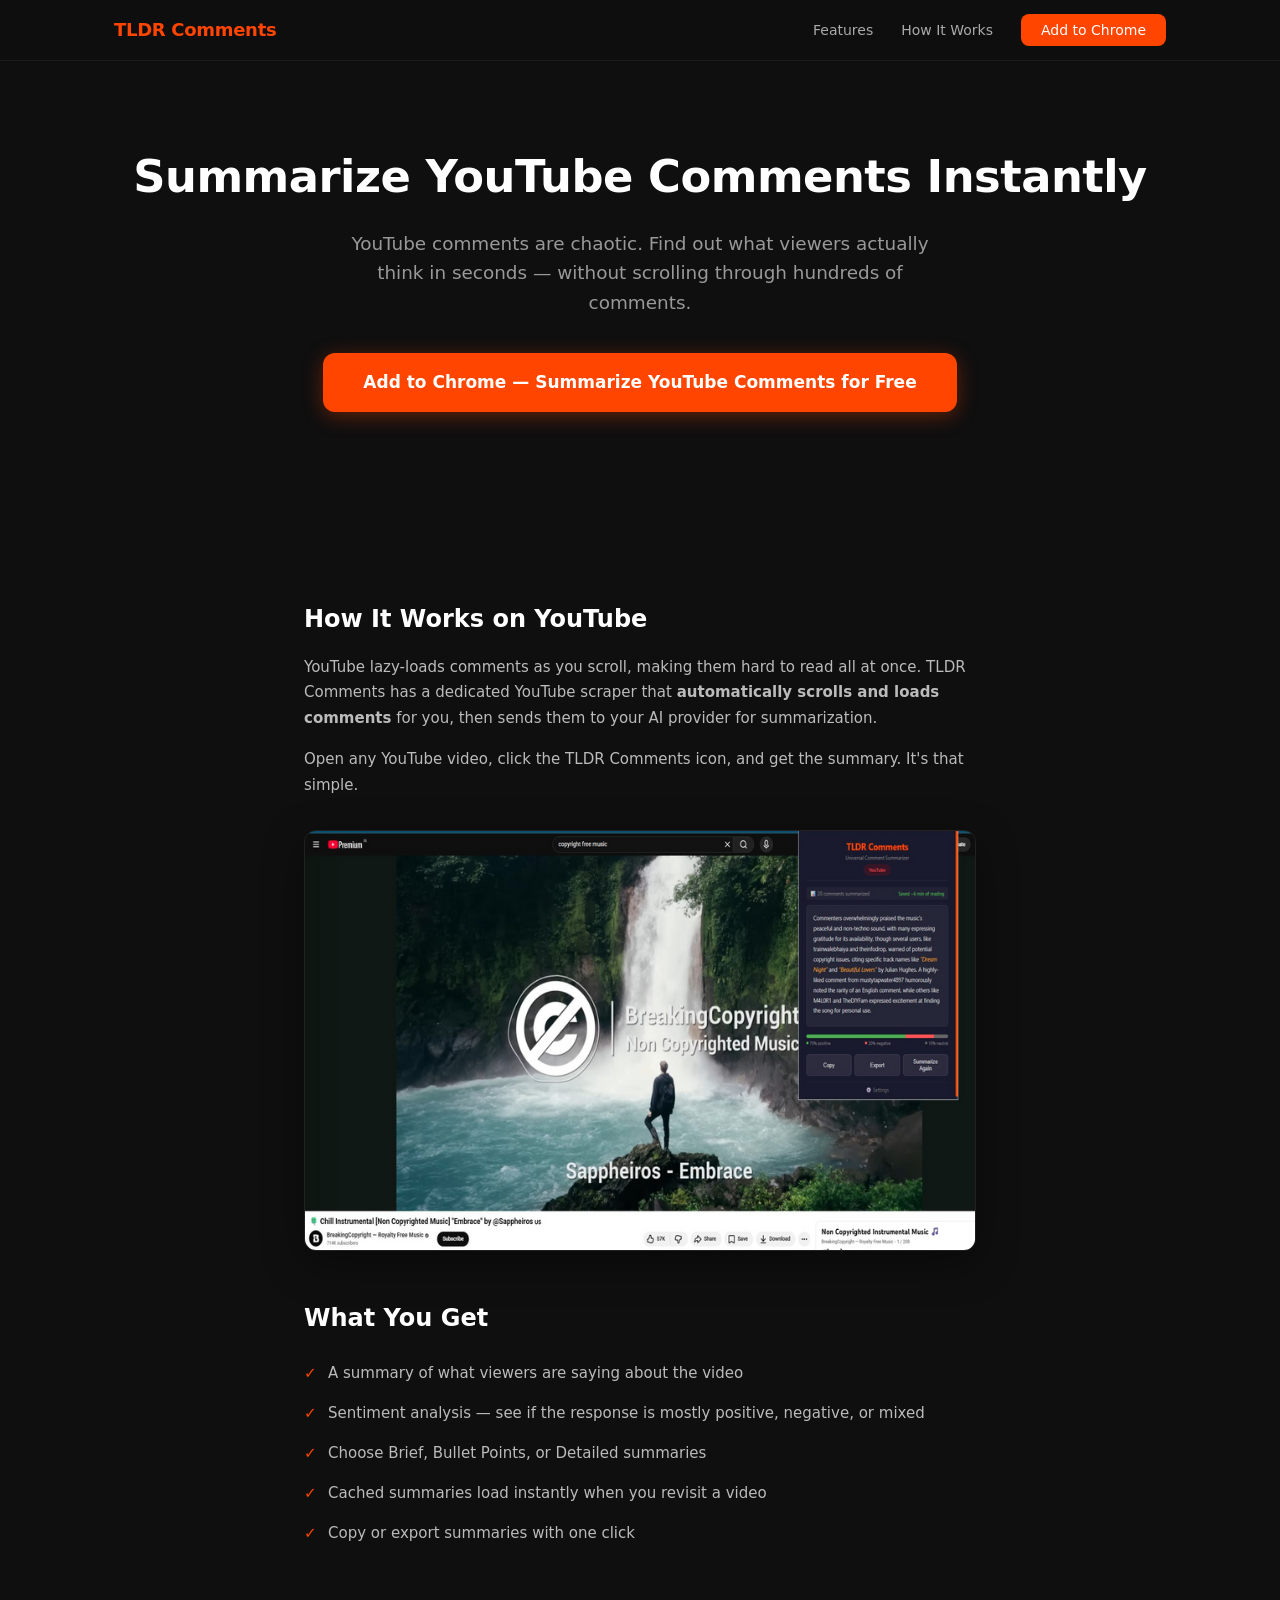
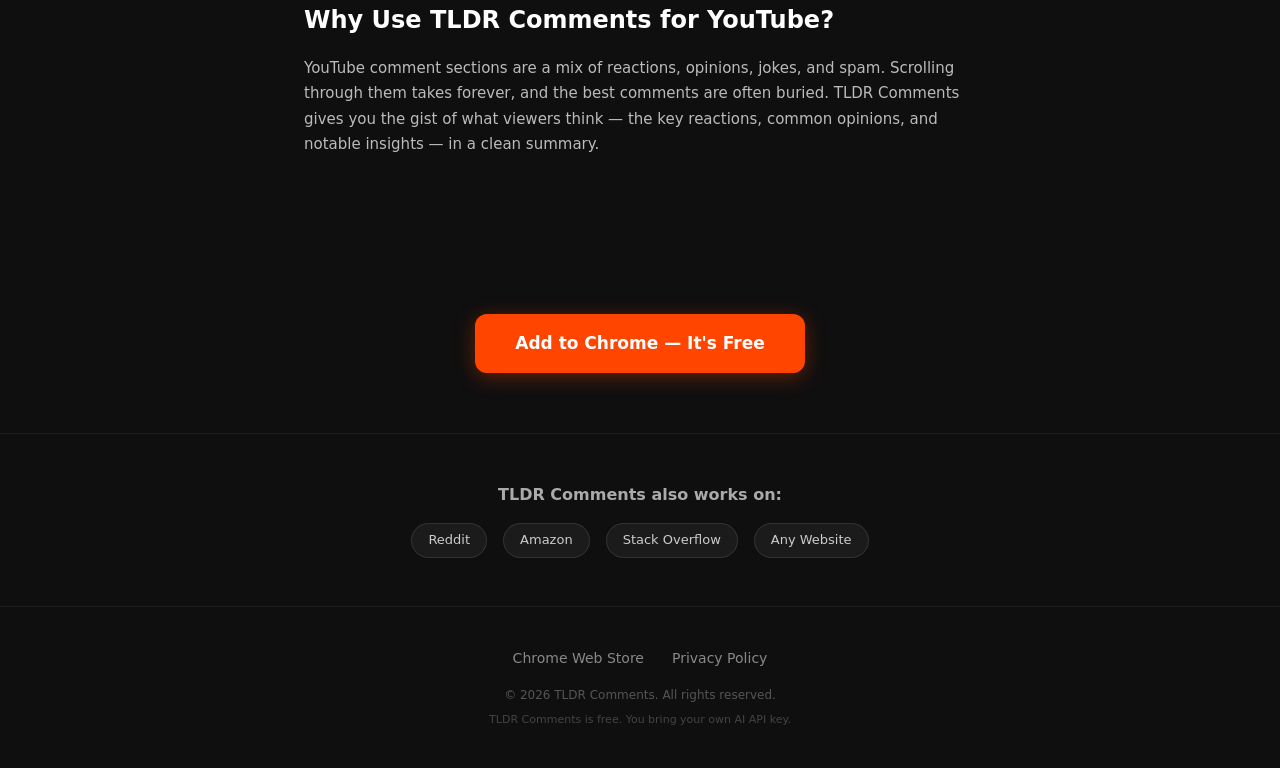
<file: youtube.html>
<!DOCTYPE html>
<html lang="en">
<head>
  <meta charset="UTF-8">
  <meta name="viewport" content="width=device-width, initial-scale=1.0">
  <title>Summarize YouTube Comments &mdash; TLDR Comments Chrome Extension</title>
  <meta name="description" content="Summarize YouTube video comments with AI. See what viewers think without scrolling through hundreds of comments. Free Chrome extension.">
  <link rel="canonical" href="https://shivangchauhan7.github.io/tldr-comments-site/youtube.html">

  <!-- Open Graph -->
  <meta property="og:title" content="Summarize YouTube Comments &mdash; TLDR Comments">
  <meta property="og:description" content="Summarize YouTube video comments with AI. See what viewers think without scrolling. Free Chrome extension.">
  <meta property="og:type" content="website">
  <meta property="og:url" content="https://shivangchauhan7.github.io/tldr-comments-site/youtube.html">
  <meta property="og:image" content="https://shivangchauhan7.github.io/tldr-comments-site/images/og-preview.png">

  <!-- Twitter -->
  <meta name="twitter:card" content="summary_large_image">
  <meta name="twitter:title" content="Summarize YouTube Comments &mdash; TLDR Comments">
  <meta name="twitter:description" content="Summarize YouTube video comments with AI. See what viewers think without scrolling. Free Chrome extension.">
  <meta name="twitter:image" content="https://shivangchauhan7.github.io/tldr-comments-site/images/og-preview.png">

  <link rel="stylesheet" href="style.css">
</head>
<body>

  <!-- Navigation -->
  <nav class="nav" role="navigation" aria-label="Main navigation">
    <div class="container">
      <a href="index.html" class="nav-logo">TLDR Comments</a>
      <ul class="nav-links">
        <li><a href="index.html#features">Features</a></li>
        <li><a href="index.html#how-it-works">How It Works</a></li>
        <li><a href="https://chromewebstore.google.com/detail/ikfcoefdjljflpjddcknmijljhjjolee" target="_blank" rel="noopener" class="nav-cta">Add to Chrome</a></li>
      </ul>
    </div>
  </nav>

  <!-- Hero -->
  <section class="platform-hero">
    <div class="container">
      <h1>Summarize YouTube Comments Instantly</h1>
      <p class="lead">YouTube comments are chaotic. Find out what viewers actually think in seconds &mdash; without scrolling through hundreds of comments.</p>
      <a href="https://chromewebstore.google.com/detail/ikfcoefdjljflpjddcknmijljhjjolee" target="_blank" rel="noopener" class="btn-cta">Add to Chrome &mdash; Summarize YouTube Comments for Free</a>
    </div>
  </section>

  <!-- Content -->
  <section>
    <div class="container platform-content">
      <h2>How It Works on YouTube</h2>
      <p>YouTube lazy-loads comments as you scroll, making them hard to read all at once. TLDR Comments has a dedicated YouTube scraper that <strong>automatically scrolls and loads comments</strong> for you, then sends them to your AI provider for summarization.</p>
      <p>Open any YouTube video, click the TLDR Comments icon, and get the summary. It's that simple.</p>
      <img src="images/screenshot-youtube.png" alt="TLDR Comments summarizing YouTube video comments" class="platform-screenshot" width="800" height="500" loading="lazy">

      <h2>What You Get</h2>
      <ul>
        <li>A summary of what viewers are saying about the video</li>
        <li>Sentiment analysis &mdash; see if the response is mostly positive, negative, or mixed</li>
        <li>Choose Brief, Bullet Points, or Detailed summaries</li>
        <li>Cached summaries load instantly when you revisit a video</li>
        <li>Copy or export summaries with one click</li>
      </ul>

      <h2>Why Use TLDR Comments for YouTube?</h2>
      <p>YouTube comment sections are a mix of reactions, opinions, jokes, and spam. Scrolling through them takes forever, and the best comments are often buried. TLDR Comments gives you the gist of what viewers think &mdash; the key reactions, common opinions, and notable insights &mdash; in a clean summary.</p>
    </div>
  </section>

  <!-- CTA -->
  <section class="cta-section">
    <div class="container">
      <a href="https://chromewebstore.google.com/detail/ikfcoefdjljflpjddcknmijljhjjolee" target="_blank" rel="noopener" class="btn-cta">Add to Chrome &mdash; It's Free</a>
    </div>
  </section>

  <!-- Also Works On -->
  <section class="also-works">
    <div class="container">
      <h3>TLDR Comments also works on:</h3>
      <div class="also-works-links">
        <a href="reddit.html">Reddit</a>
        <a href="amazon.html">Amazon</a>
        <a href="index.html#sites">Stack Overflow</a>
        <a href="index.html#sites">Any Website</a>
      </div>
    </div>
  </section>

  <!-- Footer -->
  <footer class="footer">
    <div class="container">
      <div class="footer-links">
        <a href="https://chromewebstore.google.com/detail/ikfcoefdjljflpjddcknmijljhjjolee" target="_blank" rel="noopener">Chrome Web Store</a>
        <a href="privacy.html">Privacy Policy</a>
      </div>
      <p class="copyright">&copy; 2026 TLDR Comments. All rights reserved.</p>
      <p class="footer-note">TLDR Comments is free. You bring your own AI API key.</p>
    </div>
  </footer>

</body>
</html>
</file>
<file: style.css>
/* ===== TLDR Comments Landing Page — style.css ===== */

/* --- Reset & Base --- */
*, *::before, *::after {
  margin: 0;
  padding: 0;
  box-sizing: border-box;
}

html {
  scroll-behavior: smooth;
  font-size: 16px;
}

body {
  font-family: 'Inter', system-ui, -apple-system, BlinkMacSystemFont, 'Segoe UI', sans-serif;
  background: #0f0f0f;
  color: #e0e0e0;
  line-height: 1.6;
  -webkit-font-smoothing: antialiased;
}

a {
  color: #ff4500;
  text-decoration: none;
  transition: color 0.2s;
}

a:hover {
  color: #ff6833;
}

img {
  max-width: 100%;
  height: auto;
  display: block;
}

/* --- Layout --- */
.container {
  max-width: 1100px;
  margin: 0 auto;
  padding: 0 24px;
}

section {
  padding: 80px 0;
}

/* --- Sticky Nav --- */
.nav {
  position: sticky;
  top: 0;
  z-index: 100;
  background: rgba(15, 15, 15, 0.92);
  backdrop-filter: blur(12px);
  border-bottom: 1px solid rgba(255, 255, 255, 0.06);
}

.nav .container {
  display: flex;
  align-items: center;
  justify-content: space-between;
  height: 60px;
}

.nav-logo {
  font-size: 18px;
  font-weight: 700;
  color: #ff4500;
  letter-spacing: -0.3px;
}

.nav-links {
  display: flex;
  align-items: center;
  gap: 28px;
  list-style: none;
}

.nav-links a {
  font-size: 14px;
  font-weight: 500;
  color: #aaa;
  transition: color 0.2s;
}

.nav-links a:hover {
  color: #fff;
}

.nav-cta {
  padding: 8px 20px;
  font-size: 14px;
  font-weight: 600;
  color: #fff !important;
  background: #ff4500;
  border-radius: 8px;
  transition: background 0.2s, transform 0.1s;
}

.nav-cta:hover {
  background: #e03e00;
  transform: translateY(-1px);
}

/* --- Hero --- */
.hero {
  text-align: center;
  padding: 100px 0 80px;
}

.hero h1 {
  font-size: clamp(2rem, 5vw, 3.2rem);
  font-weight: 800;
  color: #fff;
  line-height: 1.15;
  margin-bottom: 16px;
  letter-spacing: -1px;
}

.hero .subtitle {
  font-size: clamp(1rem, 2.5vw, 1.25rem);
  color: #999;
  margin-bottom: 36px;
  max-width: 520px;
  margin-left: auto;
  margin-right: auto;
}

.btn-cta {
  display: inline-block;
  padding: 16px 40px;
  font-size: 17px;
  font-weight: 700;
  color: #fff;
  background: #ff4500;
  border: none;
  border-radius: 12px;
  cursor: pointer;
  transition: background 0.2s, transform 0.15s, box-shadow 0.2s;
  box-shadow: 0 4px 20px rgba(255, 69, 0, 0.35);
  text-decoration: none;
}

.btn-cta:hover {
  background: #e03e00;
  transform: translateY(-2px);
  box-shadow: 0 6px 28px rgba(255, 69, 0, 0.45);
  color: #fff;
}

.hero .cta-note {
  font-size: 13px;
  color: #666;
  margin-top: 14px;
}

.hero-image {
  margin-top: 48px;
  border-radius: 12px;
  border: 1px solid rgba(255, 255, 255, 0.08);
  box-shadow: 0 20px 60px rgba(0, 0, 0, 0.5);
  max-width: 800px;
  margin-left: auto;
  margin-right: auto;
}

/* --- Section Titles --- */
.section-title {
  font-size: clamp(1.5rem, 3.5vw, 2.2rem);
  font-weight: 700;
  color: #fff;
  text-align: center;
  margin-bottom: 48px;
  letter-spacing: -0.5px;
}

/* --- Sites Grid --- */
.sites-grid {
  display: grid;
  grid-template-columns: repeat(auto-fit, minmax(280px, 1fr));
  gap: 20px;
}

.site-card {
  padding: 28px 24px;
  background: rgba(255, 255, 255, 0.03);
  border: 1px solid rgba(255, 255, 255, 0.07);
  border-radius: 12px;
  transition: border-color 0.2s, transform 0.2s;
}

.site-card:hover {
  border-color: rgba(255, 69, 0, 0.3);
  transform: translateY(-2px);
}

.site-card .icon {
  font-size: 32px;
  margin-bottom: 12px;
}

.site-card h3 {
  font-size: 16px;
  font-weight: 600;
  color: #fff;
  margin-bottom: 6px;
}

.site-card p {
  font-size: 13px;
  color: #888;
  line-height: 1.5;
}

/* --- How It Works --- */
.steps {
  display: grid;
  grid-template-columns: repeat(auto-fit, minmax(250px, 1fr));
  gap: 32px;
  counter-reset: step;
}

.step {
  text-align: center;
  padding: 32px 24px;
  position: relative;
}

.step-number {
  width: 48px;
  height: 48px;
  display: flex;
  align-items: center;
  justify-content: center;
  font-size: 20px;
  font-weight: 700;
  color: #ff4500;
  background: rgba(255, 69, 0, 0.1);
  border: 2px solid rgba(255, 69, 0, 0.3);
  border-radius: 50%;
  margin: 0 auto 16px;
}

.step h3 {
  font-size: 16px;
  font-weight: 600;
  color: #fff;
  margin-bottom: 8px;
}

.step p {
  font-size: 14px;
  color: #888;
}

/* --- Features --- */
.features-grid {
  display: grid;
  grid-template-columns: repeat(auto-fit, minmax(280px, 1fr));
  gap: 20px;
}

.feature-card {
  padding: 28px 24px;
  background: rgba(255, 255, 255, 0.03);
  border: 1px solid rgba(255, 255, 255, 0.07);
  border-radius: 12px;
  transition: border-color 0.2s;
}

.feature-card:hover {
  border-color: rgba(255, 69, 0, 0.25);
}

.feature-card .icon {
  font-size: 28px;
  margin-bottom: 12px;
}

.feature-card h3 {
  font-size: 15px;
  font-weight: 600;
  color: #fff;
  margin-bottom: 6px;
}

.feature-card p {
  font-size: 13px;
  color: #888;
  line-height: 1.5;
}

/* --- Privacy --- */
.privacy-points {
  display: grid;
  grid-template-columns: repeat(auto-fit, minmax(240px, 1fr));
  gap: 20px;
  max-width: 800px;
  margin: 0 auto;
}

.privacy-point {
  display: flex;
  align-items: flex-start;
  gap: 12px;
  padding: 20px;
  background: rgba(255, 255, 255, 0.03);
  border: 1px solid rgba(255, 255, 255, 0.07);
  border-radius: 10px;
}

.privacy-point .icon {
  font-size: 24px;
  flex-shrink: 0;
}

.privacy-point p {
  font-size: 14px;
  color: #bbb;
  line-height: 1.5;
}

/* --- Setup Steps --- */
.setup-steps {
  display: grid;
  grid-template-columns: repeat(auto-fit, minmax(250px, 1fr));
  gap: 32px;
  max-width: 900px;
  margin: 0 auto;
}

.setup-step {
  text-align: center;
  padding: 24px;
}

.setup-step .step-num {
  display: inline-flex;
  align-items: center;
  justify-content: center;
  width: 40px;
  height: 40px;
  background: rgba(255, 69, 0, 0.12);
  border: 2px solid rgba(255, 69, 0, 0.3);
  border-radius: 50%;
  color: #ff4500;
  font-weight: 700;
  font-size: 18px;
  margin-bottom: 14px;
}

.setup-step h3 {
  font-size: 15px;
  font-weight: 600;
  color: #fff;
  margin-bottom: 6px;
}

.setup-step p {
  font-size: 13px;
  color: #888;
}

/* --- Footer --- */
.footer {
  padding: 40px 0;
  border-top: 1px solid rgba(255, 255, 255, 0.06);
  text-align: center;
}

.footer-links {
  display: flex;
  justify-content: center;
  gap: 28px;
  margin-bottom: 16px;
  flex-wrap: wrap;
}

.footer-links a {
  font-size: 14px;
  color: #888;
}

.footer-links a:hover {
  color: #ff4500;
}

.footer .copyright {
  font-size: 12px;
  color: #555;
  margin-bottom: 6px;
}

.footer .footer-note {
  font-size: 11px;
  color: #444;
}

/* --- Internal Links Section (platform pages) --- */
.also-works {
  text-align: center;
  padding: 48px 0;
  border-top: 1px solid rgba(255, 255, 255, 0.06);
}

.also-works h3 {
  font-size: 16px;
  font-weight: 600;
  color: #aaa;
  margin-bottom: 16px;
}

.also-works-links {
  display: flex;
  justify-content: center;
  gap: 16px;
  flex-wrap: wrap;
}

.also-works-links a {
  padding: 6px 16px;
  font-size: 13px;
  font-weight: 500;
  color: #ccc;
  background: rgba(255, 255, 255, 0.05);
  border: 1px solid rgba(255, 255, 255, 0.1);
  border-radius: 20px;
  transition: all 0.2s;
}

.also-works-links a:hover {
  border-color: rgba(255, 69, 0, 0.4);
  color: #ff4500;
  background: rgba(255, 69, 0, 0.06);
}

/* --- Platform Page (subpage layout) --- */
.platform-hero {
  text-align: center;
  padding: 80px 0 60px;
}

.platform-hero h1 {
  font-size: clamp(1.8rem, 4vw, 2.8rem);
  font-weight: 800;
  color: #fff;
  margin-bottom: 16px;
  letter-spacing: -0.5px;
}

.platform-hero .lead {
  font-size: clamp(1rem, 2vw, 1.15rem);
  color: #999;
  max-width: 600px;
  margin: 0 auto 36px;
  line-height: 1.6;
}

.platform-content {
  max-width: 720px;
  margin: 0 auto;
}

.platform-content h2 {
  font-size: 1.5rem;
  font-weight: 700;
  color: #fff;
  margin: 48px 0 16px;
}

.platform-content p {
  font-size: 15px;
  color: #bbb;
  line-height: 1.7;
  margin-bottom: 16px;
}

.platform-content ul {
  list-style: none;
  padding: 0;
  margin-bottom: 24px;
}

.platform-content ul li {
  padding: 8px 0 8px 24px;
  position: relative;
  font-size: 15px;
  color: #bbb;
}

.platform-content ul li::before {
  content: '✓';
  position: absolute;
  left: 0;
  color: #ff4500;
  font-weight: 700;
}

.platform-screenshot {
  margin: 32px 0;
  border-radius: 12px;
  border: 1px solid rgba(255, 255, 255, 0.08);
  box-shadow: 0 12px 40px rgba(0, 0, 0, 0.4);
}

.cta-section {
  text-align: center;
  padding: 60px 0;
}

/* --- 404 Page --- */
.page-404 {
  text-align: center;
  padding: 120px 0;
}

.page-404 h1 {
  font-size: 6rem;
  font-weight: 800;
  color: #ff4500;
  margin-bottom: 12px;
}

.page-404 p {
  font-size: 1.2rem;
  color: #888;
  margin-bottom: 32px;
}

/* --- Responsive --- */
@media (max-width: 768px) {
  .nav-links {
    gap: 16px;
  }

  .nav-links a:not(.nav-cta) {
    display: none;
  }

  section {
    padding: 56px 0;
  }

  .hero {
    padding: 64px 0 48px;
  }

  .sites-grid,
  .features-grid {
    grid-template-columns: 1fr;
  }

  .steps {
    grid-template-columns: 1fr;
    gap: 16px;
  }
}

@media (max-width: 480px) {
  .container {
    padding: 0 16px;
  }

  .hero h1 {
    font-size: 1.75rem;
  }

  .btn-cta {
    padding: 14px 32px;
    font-size: 15px;
  }
}
</file>
